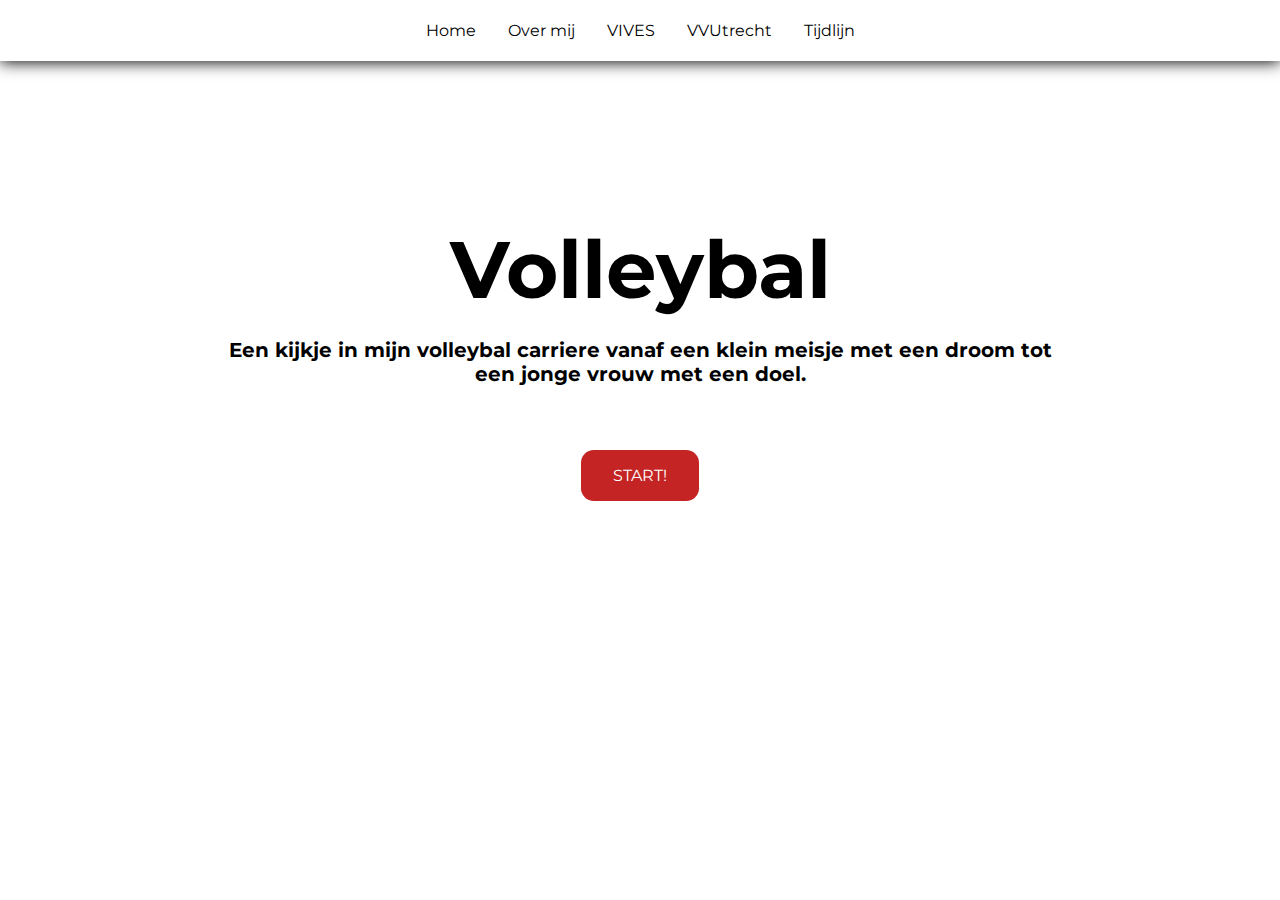
<file: index.html>
<!DOCTYPE html>
<html lang="en">
  <head>
    <meta charset="UTF-8" />
    <meta name="viewport" content="width=device-width, initial-scale=1.0" />
    <title>Manon's volleybal wereld</title>
    <link rel="stylesheet" href="style.css" />
    <link rel="preconnect" href="https://fonts.googleapis.com" />
    <link rel="preconnect" href="https://fonts.gstatic.com" crossorigin />
    <link
      href="https://fonts.googleapis.com/css2?family=Montserrat&display=swap"
      rel="stylesheet"
    />
  </head>

  <body>
    <header>
      <nav>
        <ul>
          <li><a href="index.html">Home</a></li>
          <li><a href="overmij.html">Over mij</a></li>
          <li><a href="vives.html">VIVES</a></li>
          <li><a href="vvutrecht.html">VVUtrecht</a></li>
          <li><a href="tijdlijn.html">Tijdlijn</a></li>
        </ul>
      </nav>
    </header>
    <main>
        <article>
          <h1>Volleybal</h1>
          <h2>
            Een kijkje in mijn volleybal carriere vanaf een klein meisje met een
            droom tot een jonge vrouw met een doel.
          </h2>
          <a href="overmij.html" class="linkovermij">START!</a>
        </article>
    </main>
    <footer></footer>
  </body>
</html>
</file>
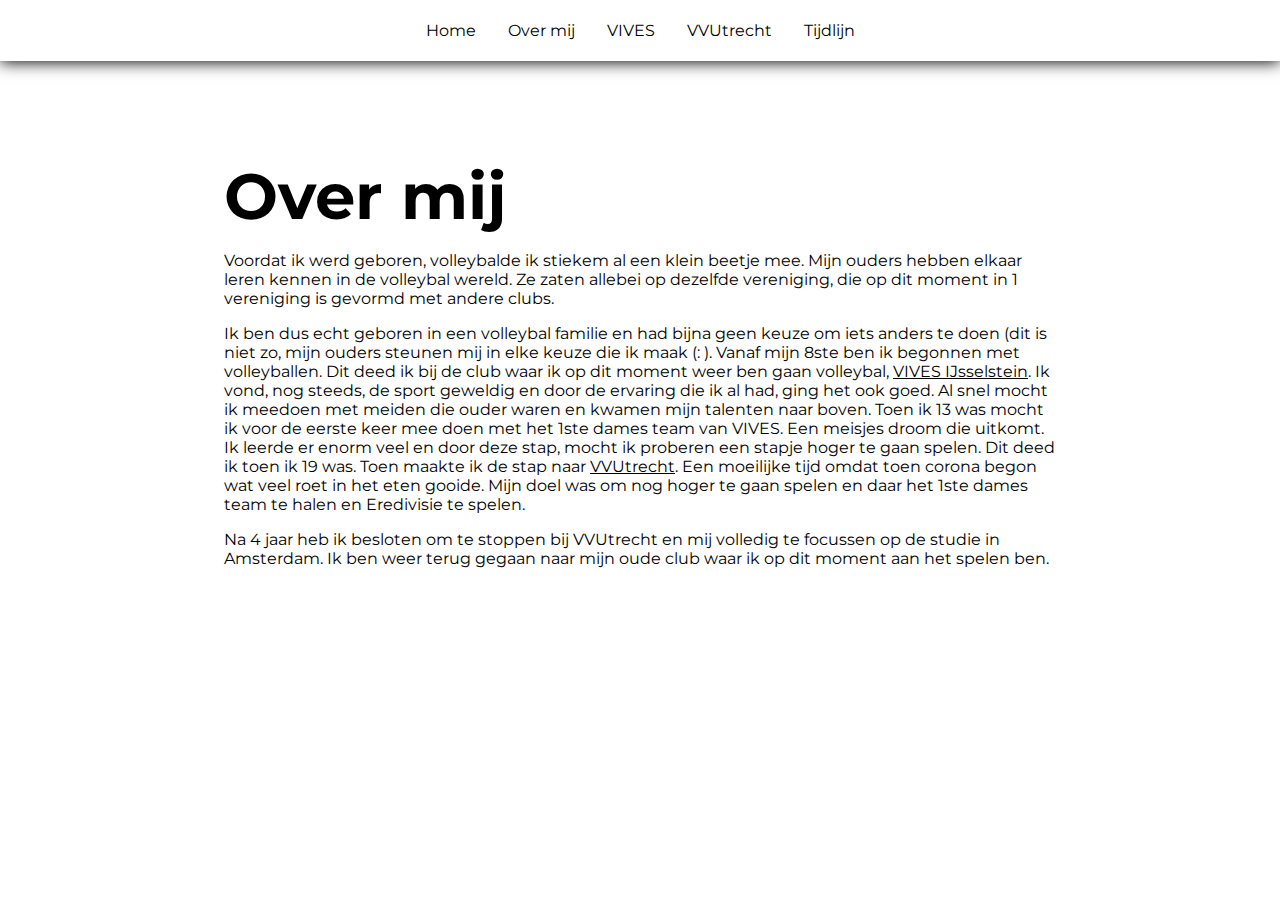
<file: overmij.html>
<!DOCTYPE html>
<html lang="en">
  <head>
    <meta charset="UTF-8" />
    <meta name="viewport" content="width=device-width, initial-scale=1.0" />
    <title>Manon's volleybal wereld</title>
    <link rel="stylesheet" href="style.css" />
    <link rel="preconnect" href="https://fonts.googleapis.com" />
    <link rel="preconnect" href="https://fonts.gstatic.com" crossorigin />
    <link
      href="https://fonts.googleapis.com/css2?family=Montserrat&display=swap"
      rel="stylesheet"
    />
  </head>

  <body>
    <header>
      <nav>
        <ul>
          <li><a href="index.html">Home</a></li>
          <li><a href="overmij.html">Over mij</a></li>
          <li><a href="vives.html">VIVES</a></li>
          <li><a href="vvutrecht.html">VVUtrecht</a></li>
          <li><a href="tijdlijn.html">Tijdlijn</a></li>
        </ul>
      </nav>
    </header>
    <main>
      <h1>Over mij</h1>
      <p>
        Voordat ik werd geboren, volleybalde ik stiekem al een klein beetje mee.
        Mijn ouders hebben elkaar leren kennen in de volleybal wereld. Ze zaten
        allebei op dezelfde vereniging, die op dit moment in 1 vereniging is
        gevormd met andere clubs.
      </p>
      <p>
        Ik ben dus echt geboren in een volleybal familie en had bijna geen keuze
        om iets anders te doen (dit is niet zo, mijn ouders steunen mij in elke
        keuze die ik maak (: ). Vanaf mijn 8ste ben ik begonnen met
        volleyballen. Dit deed ik bij de club waar ik op dit moment weer ben
        gaan volleybal, <a href="vives.html">VIVES IJsselstein</a>. Ik vond, nog
        steeds, de sport geweldig en door de ervaring die ik al had, ging het
        ook goed. Al snel mocht ik meedoen met meiden die ouder waren en kwamen
        mijn talenten naar boven. Toen ik 13 was mocht ik voor de eerste keer
        mee doen met het 1ste dames team van VIVES. Een meisjes droom die
        uitkomt. Ik leerde er enorm veel en door deze stap, mocht ik proberen
        een stapje hoger te gaan spelen. Dit deed ik toen ik 19 was. Toen maakte
        ik de stap naar <a href="vvutrecht.html">VVUtrecht</a>. Een moeilijke
        tijd omdat toen corona begon wat veel roet in het eten gooide. Mijn doel
        was om nog hoger te gaan spelen en daar het 1ste dames team te halen en
        Eredivisie te spelen.
      </p>
      <p>
        Na 4 jaar heb ik besloten om te stoppen bij VVUtrecht en mij volledig te
        focussen op de studie in Amsterdam. Ik ben weer terug gegaan naar mijn
        oude club waar ik op dit moment aan het spelen ben.
      </p>
    </main>
    <footer></footer>
  </body>
</html>
</file>
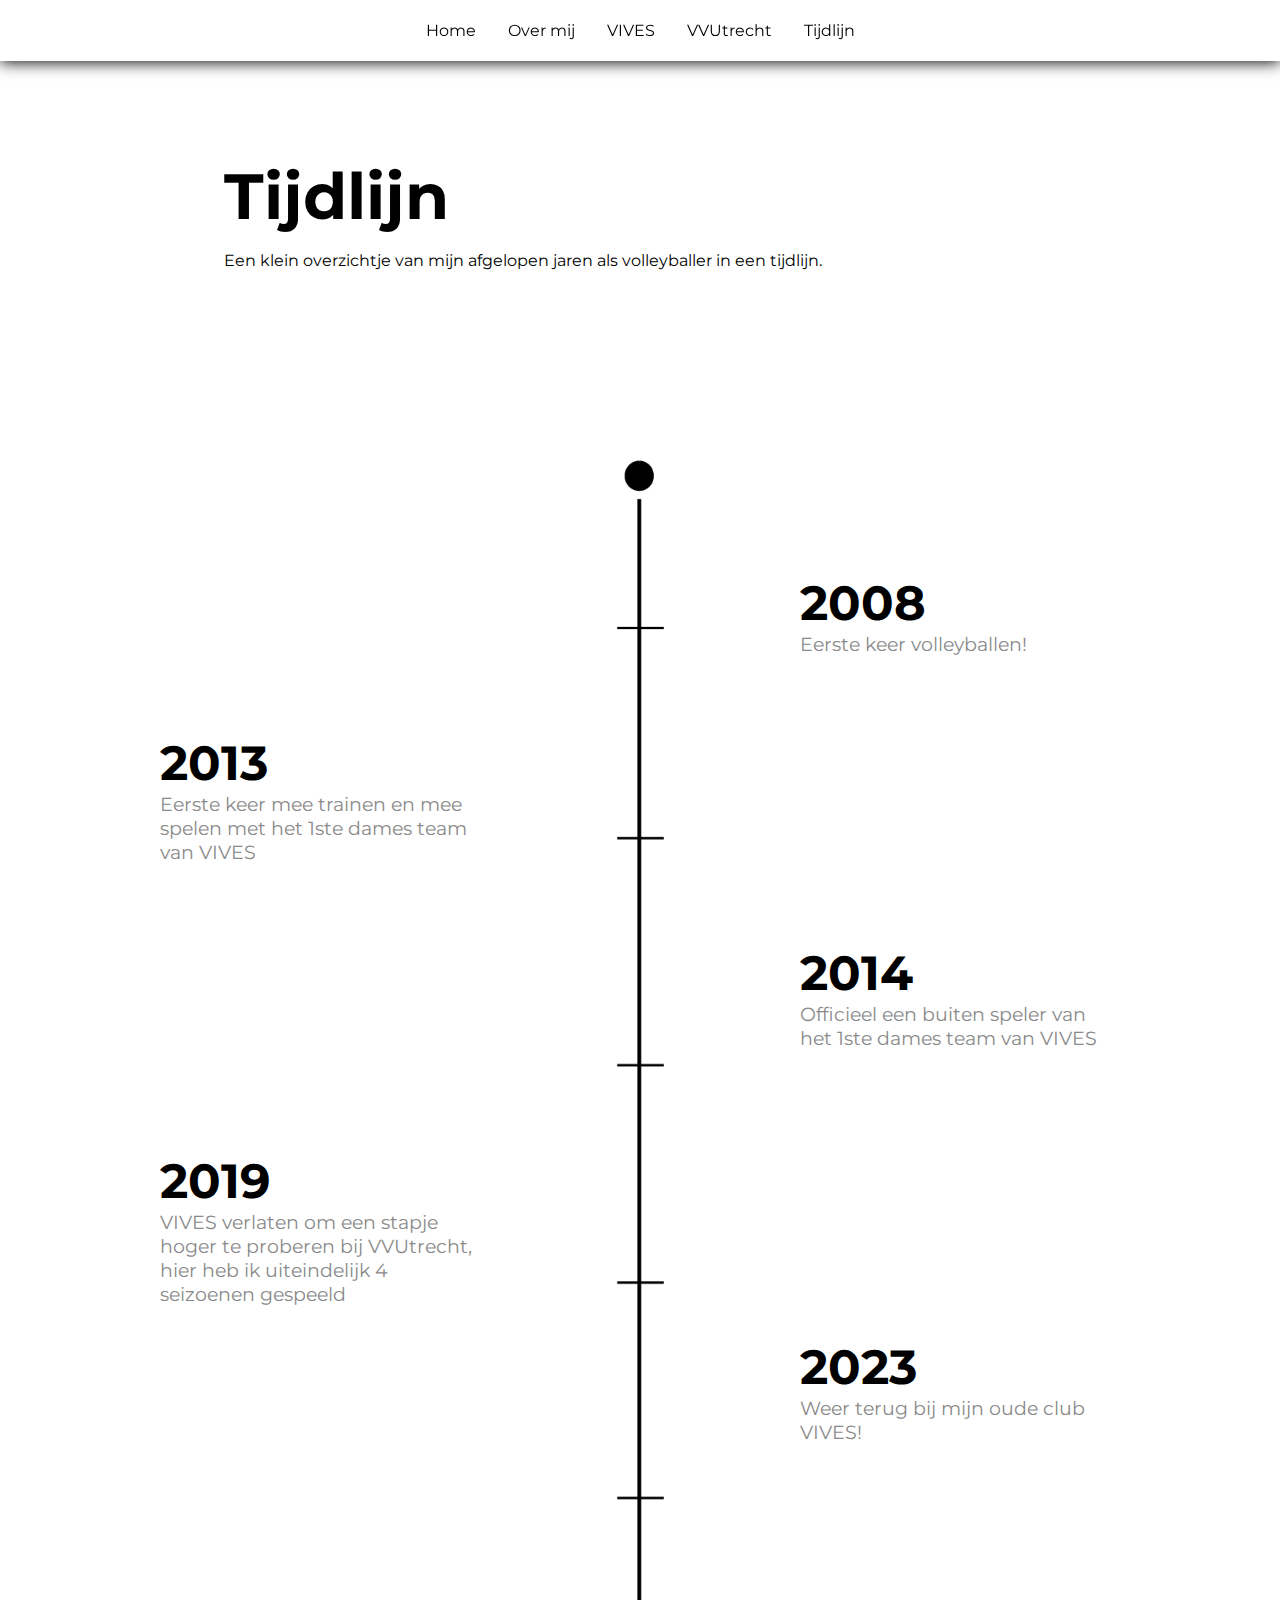
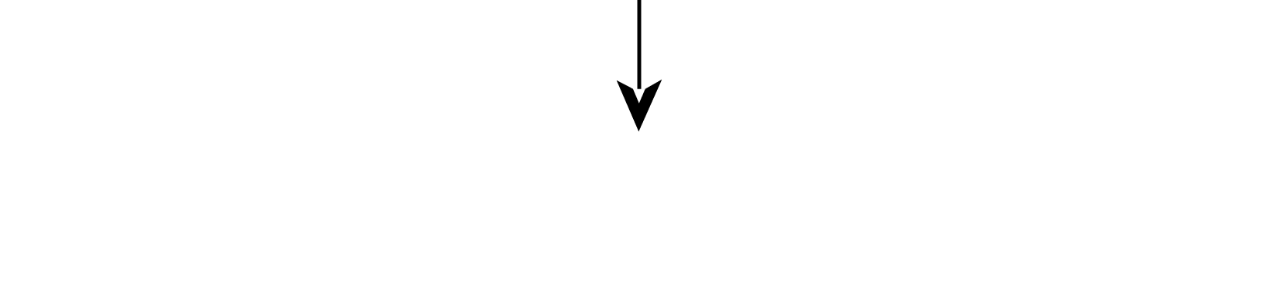
<file: tijdlijn.html>
<!DOCTYPE html>
<html lang="en">
  <head>
    <meta charset="UTF-8" />
    <meta name="viewport" content="width=device-width, initial-scale=1.0" />
    <title>Manon's volleybal wereld</title>
    <link rel="stylesheet" href="style.css" />
    <link rel="preconnect" href="https://fonts.googleapis.com" />
    <link rel="preconnect" href="https://fonts.gstatic.com" crossorigin />
    <link
      href="https://fonts.googleapis.com/css2?family=Montserrat&display=swap"
      rel="stylesheet"
    />
  </head>

  <body>
    <header>
      <nav>
        <ul>
          <li><a href="index.html">Home</a></li>
          <li><a href="overmij.html">Over mij</a></li>
          <li><a href="vives.html">VIVES</a></li>
          <li><a href="vvutrecht.html">VVUtrecht</a></li>
          <li><a href="tijdlijn.html">Tijdlijn</a></li>
        </ul>
      </nav>
    </header>
    <main>
      <h1>Tijdlijn</h1>
      <p>
        Een klein overzichtje van mijn afgelopen jaren als volleyballer in een
        tijdlijn.
      </p>
      <section class="tijdlijn">
        <div>
          <h3>2013</h3>
          <p>
            Eerste keer mee trainen en mee spelen met het 1ste dames team van
            VIVES
          </p>
          <h3>2019</h3>
          <p>
            VIVES verlaten om een stapje hoger te proberen bij VVUtrecht, hier
            heb ik uiteindelijk 4 seizoenen gespeeld
          </p>
        </div>
        <div>
          <img src="./images/tijdlijn_lijn.png" alt="Tijdlijn lijn" />
        </div>
        <div>
          <h3>2008</h3>
          <p>Eerste keer volleyballen!</p>
          <h3>2014</h3>
          <p>Officieel een buiten speler van het 1ste dames team van VIVES</p>
          <h3>2023</h3>
          <p>Weer terug bij mijn oude club VIVES!</p>
        </div>
      </section>
    </main>
    <footer></footer>
  </body>
</html>
</file>
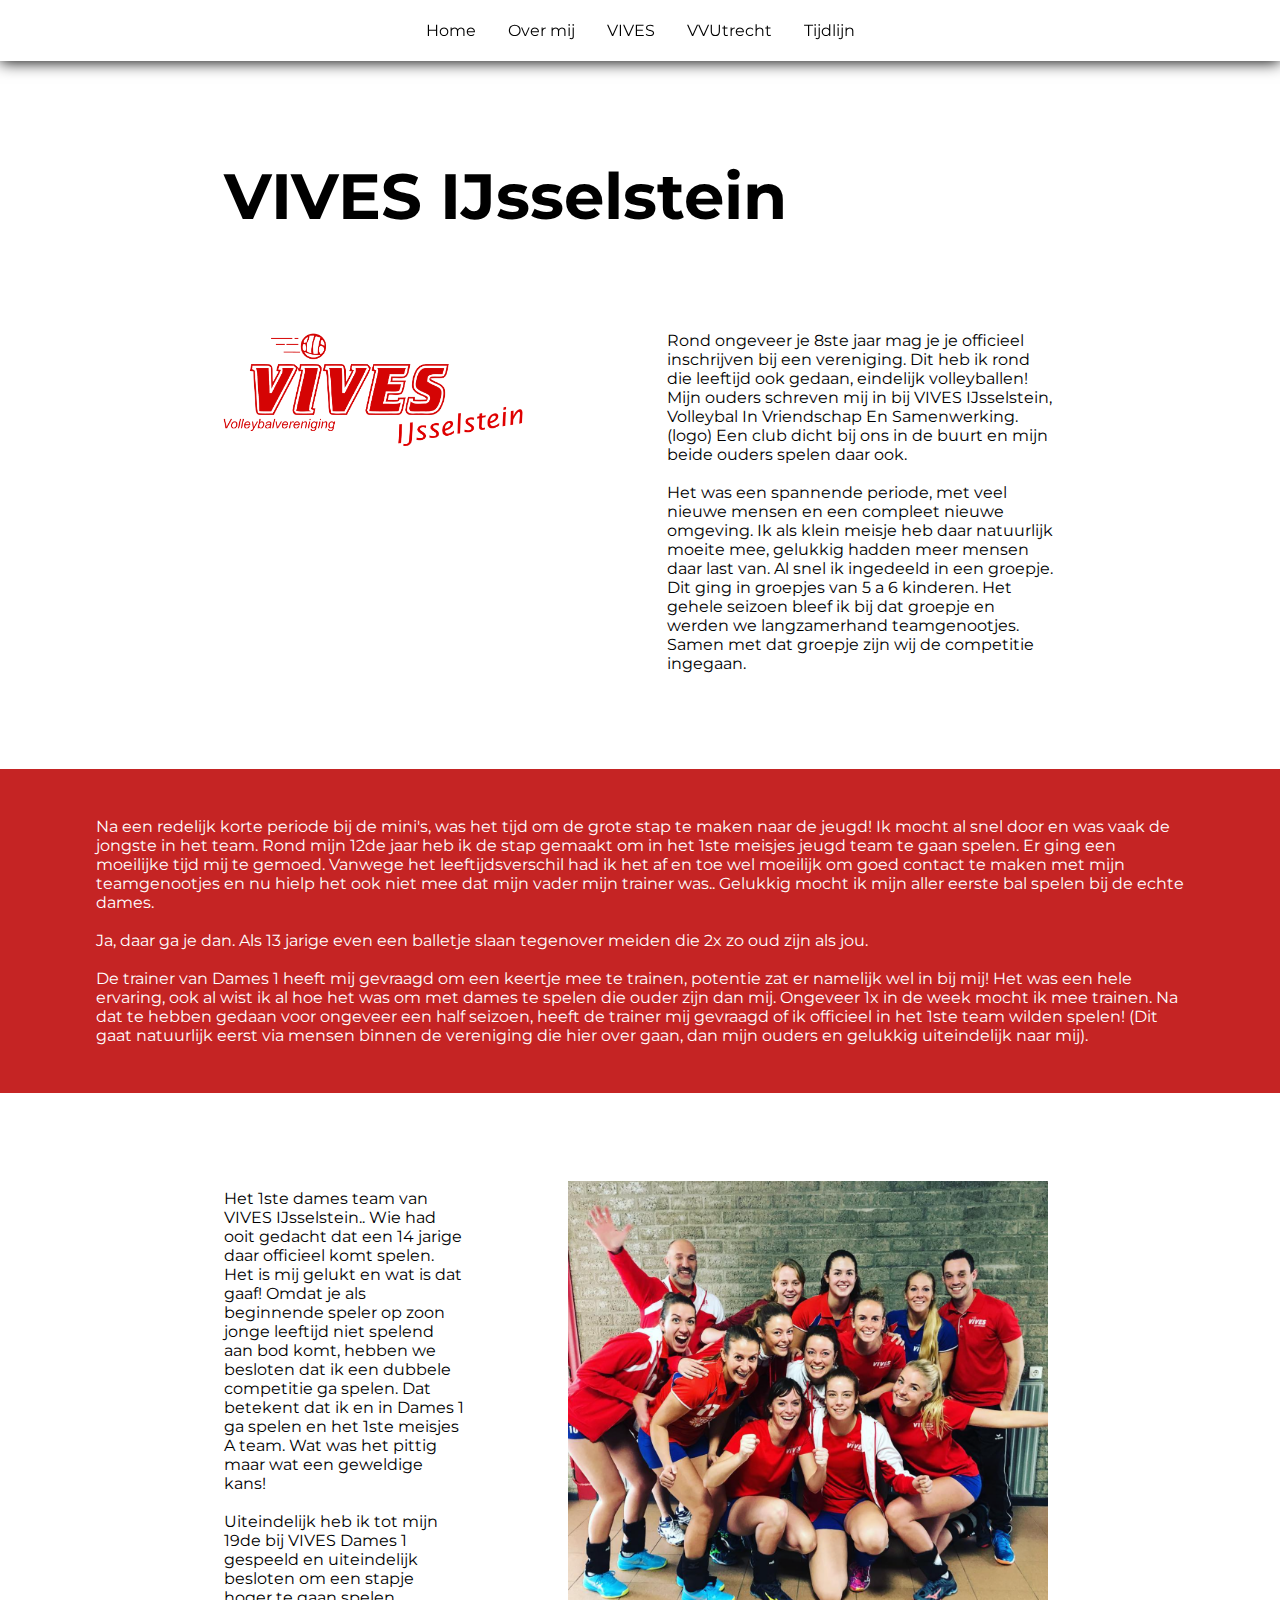
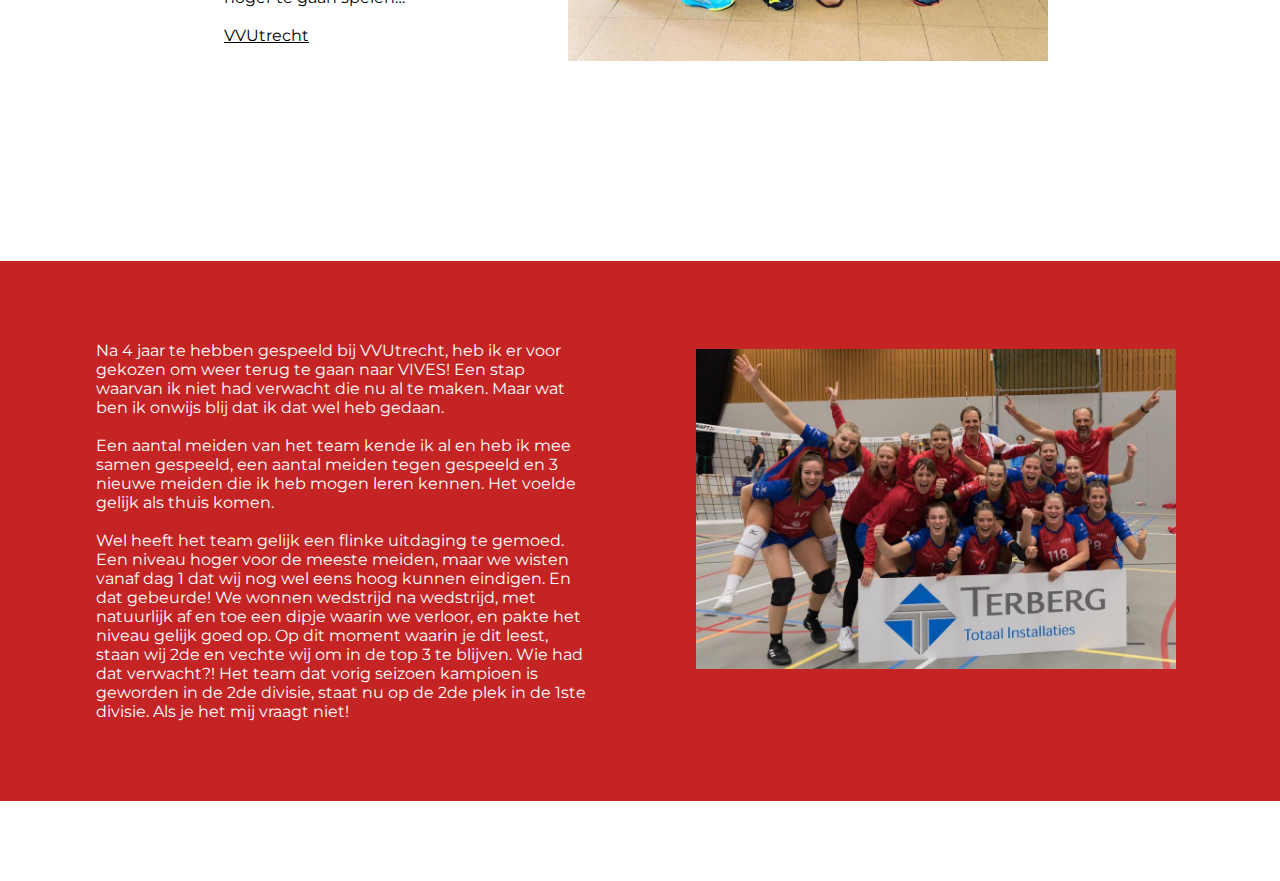
<file: vives.html>
<!DOCTYPE html>
<html lang="en">
  <head>
    <meta charset="UTF-8" />
    <meta name="viewport" content="width=device-width, initial-scale=1.0" />
    <title>Manon's volleybal wereld</title>
    <link rel="stylesheet" href="style.css" />
    <link rel="preconnect" href="https://fonts.googleapis.com" />
    <link rel="preconnect" href="https://fonts.gstatic.com" crossorigin />
    <link
      href="https://fonts.googleapis.com/css2?family=Montserrat&display=swap"
      rel="stylesheet"
    />
  </head>

  <body>
    <header>
      <nav>
        <ul>
          <li><a href="index.html">Home</a></li>
          <li><a href="overmij.html">Over mij</a></li>
          <li><a href="vives.html">VIVES</a></li>
          <li><a href="vvutrecht.html">VVUtrecht</a></li>
          <li><a href="tijdlijn.html">Tijdlijn</a></li>
        </ul>
      </nav>
    </header>
    <main>
      <h1>VIVES IJsselstein</h1>
      <section class="block-3">
        <img src="./images/logo-vives.png" alt="VIVES logo" />
        <p>
          Rond ongeveer je 8ste jaar mag je je officieel inschrijven bij een
          vereniging. Dit heb ik rond die leeftijd ook gedaan, eindelijk
          volleyballen! Mijn ouders schreven mij in bij VIVES IJsselstein,
          Volleybal In Vriendschap En Samenwerking. (logo) Een club dicht bij
          ons in de buurt en mijn beide ouders spelen daar ook.
          <br /><br />
          Het was een spannende periode, met veel nieuwe mensen en een compleet
          nieuwe omgeving. Ik als klein meisje heb daar natuurlijk moeite mee,
          gelukkig hadden meer mensen daar last van. Al snel ik ingedeeld in een
          groepje. Dit ging in groepjes van 5 a 6 kinderen. Het gehele seizoen
          bleef ik bij dat groepje en werden we langzamerhand teamgenootjes.
          Samen met dat groepje zijn wij de competitie ingegaan.
        </p>
      </section>
      <section class="block-4">
        <p>
          Na een redelijk korte periode bij de mini's, was het tijd om de grote
          stap te maken naar de jeugd! Ik mocht al snel door en was vaak de
          jongste in het team. Rond mijn 12de jaar heb ik de stap gemaakt om in
          het 1ste meisjes jeugd team te gaan spelen. Er ging een moeilijke tijd
          mij te gemoed. Vanwege het leeftijdsverschil had ik het af en toe wel
          moeilijk om goed contact te maken met mijn teamgenootjes en nu hielp
          het ook niet mee dat mijn vader mijn trainer was.. Gelukkig mocht ik
          mijn aller eerste bal spelen bij de echte dames.
          <br><br>
          Ja, daar ga je dan. Als 13 jarige even een balletje slaan tegenover
          meiden die 2x zo oud zijn als jou.
          <br><br>
          De trainer van Dames 1 heeft mij gevraagd om een keertje mee te
          trainen, potentie zat er namelijk wel in bij mij! Het was een hele
          ervaring, ook al wist ik al hoe het was om met dames te spelen die
          ouder zijn dan mij. Ongeveer 1x in de week mocht ik mee trainen. Na
          dat te hebben gedaan voor ongeveer een half seizoen, heeft de trainer
          mij gevraagd of ik officieel in het 1ste team wilden spelen! (Dit gaat
          natuurlijk eerst via mensen binnen de vereniging die hier over gaan,
          dan mijn ouders en gelukkig uiteindelijk naar mij).
        </p>
      </section>
      <section class="block-2">
        <p>
          Het 1ste dames team van VIVES IJsselstein.. Wie had ooit gedacht dat
          een 14 jarige daar officieel komt spelen. Het is mij gelukt en wat is
          dat gaaf! Omdat je als beginnende speler op zoon jonge leeftijd niet
          spelend aan bod komt, hebben we besloten dat ik een dubbele competitie
          ga spelen. Dat betekent dat ik en in Dames 1 ga spelen en het 1ste
          meisjes A team. Wat was het pittig maar wat een geweldige kans!
          <br /><br />
          Uiteindelijk heb ik tot mijn 19de bij VIVES Dames 1 gespeeld en
          uiteindelijk besloten om een stapje hoger te gaan spelen…
          <br /><br />
          <a href="vvutrecht.html">VVUtrecht</a>
        </p>
        <img src="./images/vives_foto_2018.png" alt="VIVES foto 2018" />
      </section>
      <section class="block">
        <p>
          Na 4 jaar te hebben gespeeld bij VVUtrecht, heb ik er voor gekozen om
          weer terug te gaan naar VIVES! Een stap waarvan ik niet had verwacht
          die nu al te maken. Maar wat ben ik onwijs blij dat ik dat wel heb
          gedaan.
          <br /><br />
          Een aantal meiden van het team kende ik al en heb ik mee samen
          gespeeld, een aantal meiden tegen gespeeld en 3 nieuwe meiden die ik
          heb mogen leren kennen. Het voelde gelijk als thuis komen.
          <br /><br />
          Wel heeft het team gelijk een flinke uitdaging te gemoed. Een niveau
          hoger voor de meeste meiden, maar we wisten vanaf dag 1 dat wij nog
          wel eens hoog kunnen eindigen. En dat gebeurde! We wonnen wedstrijd na
          wedstrijd, met natuurlijk af en toe een dipje waarin we verloor, en
          pakte het niveau gelijk goed op. Op dit moment waarin je dit leest,
          staan wij 2de en vechte wij om in de top 3 te blijven. Wie had dat
          verwacht?! Het team dat vorig seizoen kampioen is geworden in de 2de
          divisie, staat nu op de 2de plek in de 1ste divisie. Als je het mij
          vraagt niet!
        </p>
        <img src="./images/vives_foto.jpeg" alt="VIVES 2023-2024" />
      </section>
    </main>
    <footer></footer>
  </body>
</html>
</file>
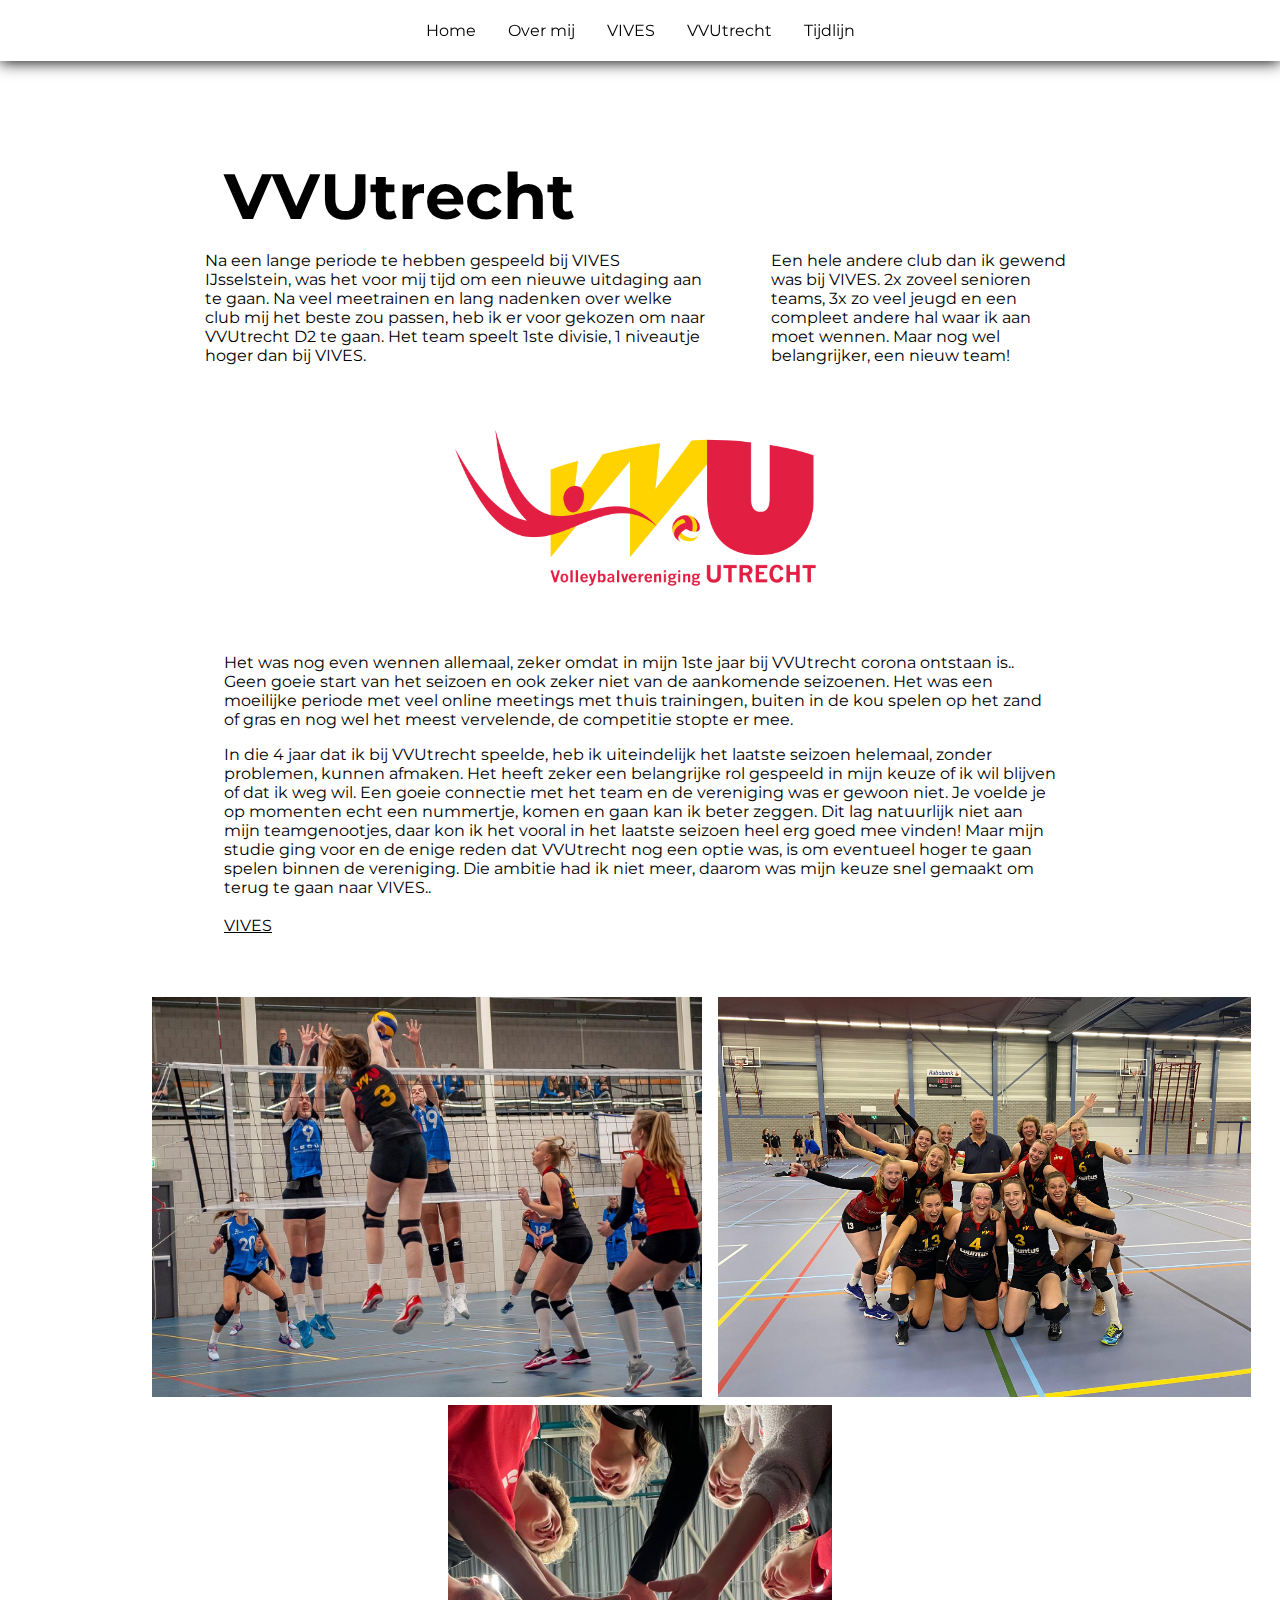
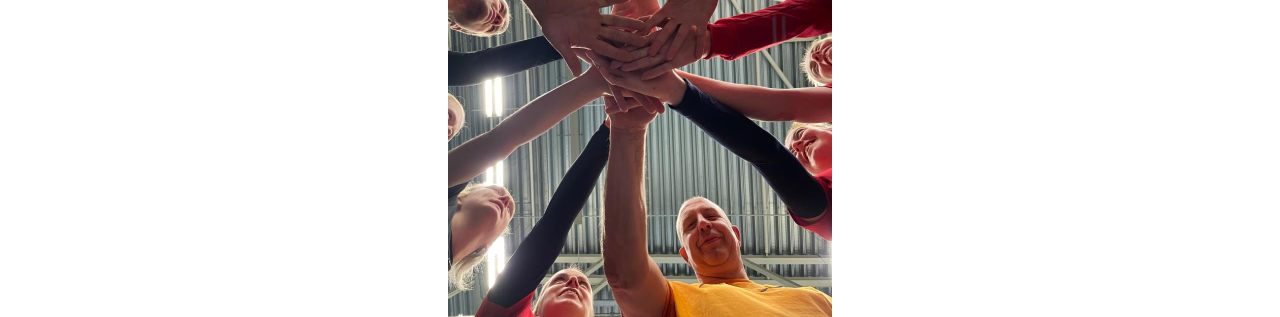
<file: vvutrecht.html>
<!DOCTYPE html>
<html lang="en">
  <head>
    <meta charset="UTF-8" />
    <meta name="viewport" content="width=device-width, initial-scale=1.0" />
    <title>Manon's volleybal wereld</title>
    <link rel="stylesheet" href="style.css" />
    <link rel="preconnect" href="https://fonts.googleapis.com" />
    <link rel="preconnect" href="https://fonts.gstatic.com" crossorigin />
    <link
      href="https://fonts.googleapis.com/css2?family=Montserrat&display=swap"
      rel="stylesheet"
    />
  </head>

  <body>
    <header>
      <nav>
        <ul>
          <li><a href="index.html">Home</a></li>
          <li><a href="overmij.html">Over mij</a></li>
          <li><a href="vives.html">VIVES</a></li>
          <li><a href="vvutrecht.html">VVUtrecht</a></li>
          <li><a href="tijdlijn.html">Tijdlijn</a></li>
        </ul>
      </nav>
    </header>
    <main>
      <h1>VVUtrecht</h1>
      <section class="block-5">
        <p>
          Na een lange periode te hebben gespeeld bij VIVES IJsselstein, was het
          voor mij tijd om een nieuwe uitdaging aan te gaan. Na veel meetrainen
          en lang nadenken over welke club mij het beste zou passen, heb ik er
          voor gekozen om naar VVUtrecht D2 te gaan. Het team speelt 1ste
          divisie, 1 niveautje hoger dan bij VIVES.
        </p>
        <p>
          Een hele andere club dan ik gewend was bij VIVES. 2x zoveel senioren
          teams, 3x zo veel jeugd en een compleet andere hal waar ik aan moet
          wennen. Maar nog wel belangrijker, een nieuw team!
        </p>
      </section>
      <img src="./images/vvutrecht_logo.png" alt="VVUtrecht logo" class="logo">
      <p>
        Het was nog even wennen allemaal, zeker omdat in mijn 1ste jaar bij
        VVUtrecht corona ontstaan is.. Geen goeie start van het seizoen en ook
        zeker niet van de aankomende seizoenen. Het was een moeilijke periode
        met veel online meetings met thuis trainingen, buiten in de kou spelen
        op het zand of gras en nog wel het meest vervelende, de competitie
        stopte er mee.
      </p>
      <p>
        In die 4 jaar dat ik bij VVUtrecht speelde, heb ik uiteindelijk het
        laatste seizoen helemaal, zonder problemen, kunnen afmaken. Het heeft
        zeker een belangrijke rol gespeeld in mijn keuze of ik wil blijven of
        dat ik weg wil. Een goeie connectie met het team en de vereniging was er
        gewoon niet. Je voelde je op momenten echt een nummertje, komen en gaan
        kan ik beter zeggen. Dit lag natuurlijk niet aan mijn teamgenootjes,
        daar kon ik het vooral in het laatste seizoen heel erg goed mee vinden!
        Maar mijn studie ging voor en de enige reden dat VVUtrecht nog een optie
        was, is om eventueel hoger te gaan spelen binnen de vereniging. Die
        ambitie had ik niet meer, daarom was mijn keuze snel gemaakt om terug te
        gaan naar VIVES..
        <br /><br />
        <a href="vives.html">VIVES</a>
      </p>
      <br><br>
      <section>
        <img src="./images/vvutrecht_foto.jpeg" alt="VVUtrecht aanval" />
        <img src="./images/vvutrecht_foto2.jpeg" alt="VVUtrecht team foto" />
      </section>
        <img src="./images/vvutrecht_foto3.jpeg" alt="VVUtrecht" class="photo">
    </main>
    <footer></footer>
  </body>
</html>
</file>
<file: style.css>
/* Veranderd standaard alles */
* {
  padding: 0;
  margin: 0;
  font-family: "Montserrat", sans-serif;
}

/* Navigatie van alle pagina's */
header {
  position: sticky;
  top: 0;
  width: 100%;
  text-align: center;
  background-color: white;
  box-shadow: 0 1px 15px black;
  padding: 1.3em 0;
}

header nav ul {
  display: flex;
  justify-content: center;
  gap: 2em;
  list-style-type: none;
}

header nav ul li {
  color: black;
}

header nav a {
  text-decoration: none;
  color: black;
  transition: 250ms;
}

header nav ul a:hover {
  color: red;
}

/* Hoofdpagina */
main article h1 {
  text-align: center;
  font-size: 5em;
  margin: 0;
  margin-top: 2em;
}

main article h2 {
  position: relative;
  margin-top: 1em;
}

.linkovermij {
  display: block;
  background-color: rgb(197, 36, 36);
  width: fit-content;
  padding: 1em 2em;
  margin: auto;
  border-radius: 0.8em;
  margin-top: 4em;
  text-decoration: none;
  color: white;
  position: relative;
}

.linkovermij:hover {
  color: rgb(197, 36, 36);
  background-color: rgb(255, 255, 255);
  border: 0.1em solid black;
  transition: 250ms;
}

/* Main (alle pagina's, behalve de Hoofdpagina) */
main {
  width: 100%;
  margin: auto;
}

main h1 {
  color: black;
  font-size: 4em;
  margin-top: 1.5em;
  margin-left: 3.5em;
}

main h2 {
  width: 65%;
  font-size: 20px;
  color: black;
  text-align: center;
  display: block;
  margin-left: auto;
  margin-right: auto;
}

main p {
  margin: 1em 14em;
}

main a {
  padding: 0em;
  color: black;
  text-decoration: underline;
  transition: 250ms;
}

main a:hover {
  color: rgb(197, 36, 36);
  text-decoration: none;
}

main section {
  display: flex;
  padding: 9em;
  padding-bottom: 0;
  padding-top: 0;
}

main section img {
  padding: 0.5em;
  width: 550px;
  height: 400px;
}

.block {
  display: flex;
  background-color: rgb(197, 36, 36);
  padding: 5em 0;
  margin-top: 7em;
  width: 100%;
  margin-bottom: 5em;
}

.block p {
  margin: 0 6em;
  color: white;
}

.block img {
  width: 30em;
  height: 20em;
  margin-right: 6em;
}

.text-block {
  padding: 0 14em;
}

.text-block a {
  color: black;
  text-decoration: underline;
  transition: 250ms;
  font-size: 2em;
}

.text-block a:hover {
  color: rgb(197, 36, 36);
  text-decoration: none;
}

.block-2 {
  display: flex;
  padding: 5em 0;
  width: 100%;
}

.block-2 p {
  margin-left: 14em;
  margin-right: 6em;
}

.block-2 img {
  width: 40em;
  height: 30em;
  margin-right: 14em;
}

.block-3 {
  display: flex;
  padding: 5em 0;
  width: 100%;
}

.block-3 p {
  margin-left: 4em;
  margin-right: 14em;
}

.block-3 img {
  width: 30em;
  height: 10em;
  margin-right: 2em;
  margin-left: 8em;
}

.block-4 {
  background-color: rgb(197, 36, 36);
  padding: 2em;
}

.block-4 p {
  color: white;
  margin-left: 4em;
  margin-right: 4em;
}

.block-5 {
  display: flex;
  margin: auto;
  width: 73%;
}

.block-5 p {
  margin-left: 2em;
  margin-right: 2em;
  margin-bottom: 1em;
}

.photo {
  display: flex;
  margin: auto;
  width: 30%;
}

.logo {
  width: 30%;
  display: block;
  margin: auto;
  padding: 3em 0;
}

/* Tijdlijn lijn */
.tijdlijn {
  display: flex;
  margin-left: auto;
  margin-right: auto;
  padding: 0em 10em;
}

.tijdlijn div {
  width: 100%;
}

.tijdlijn div:first-of-type {
  padding-top: 10em;
}

.tijdlijn h3 {
  margin-top: 6em;
  font-size: 3em;
}

.tijdlijn p {
  font-size: 1.2em;
  color: rgb(138, 138, 138);
  margin: 0em;
}

.tijdlijn img {
  height: 100em;
  width: 6em;
  display: block;
  margin: auto;
}
</file>
